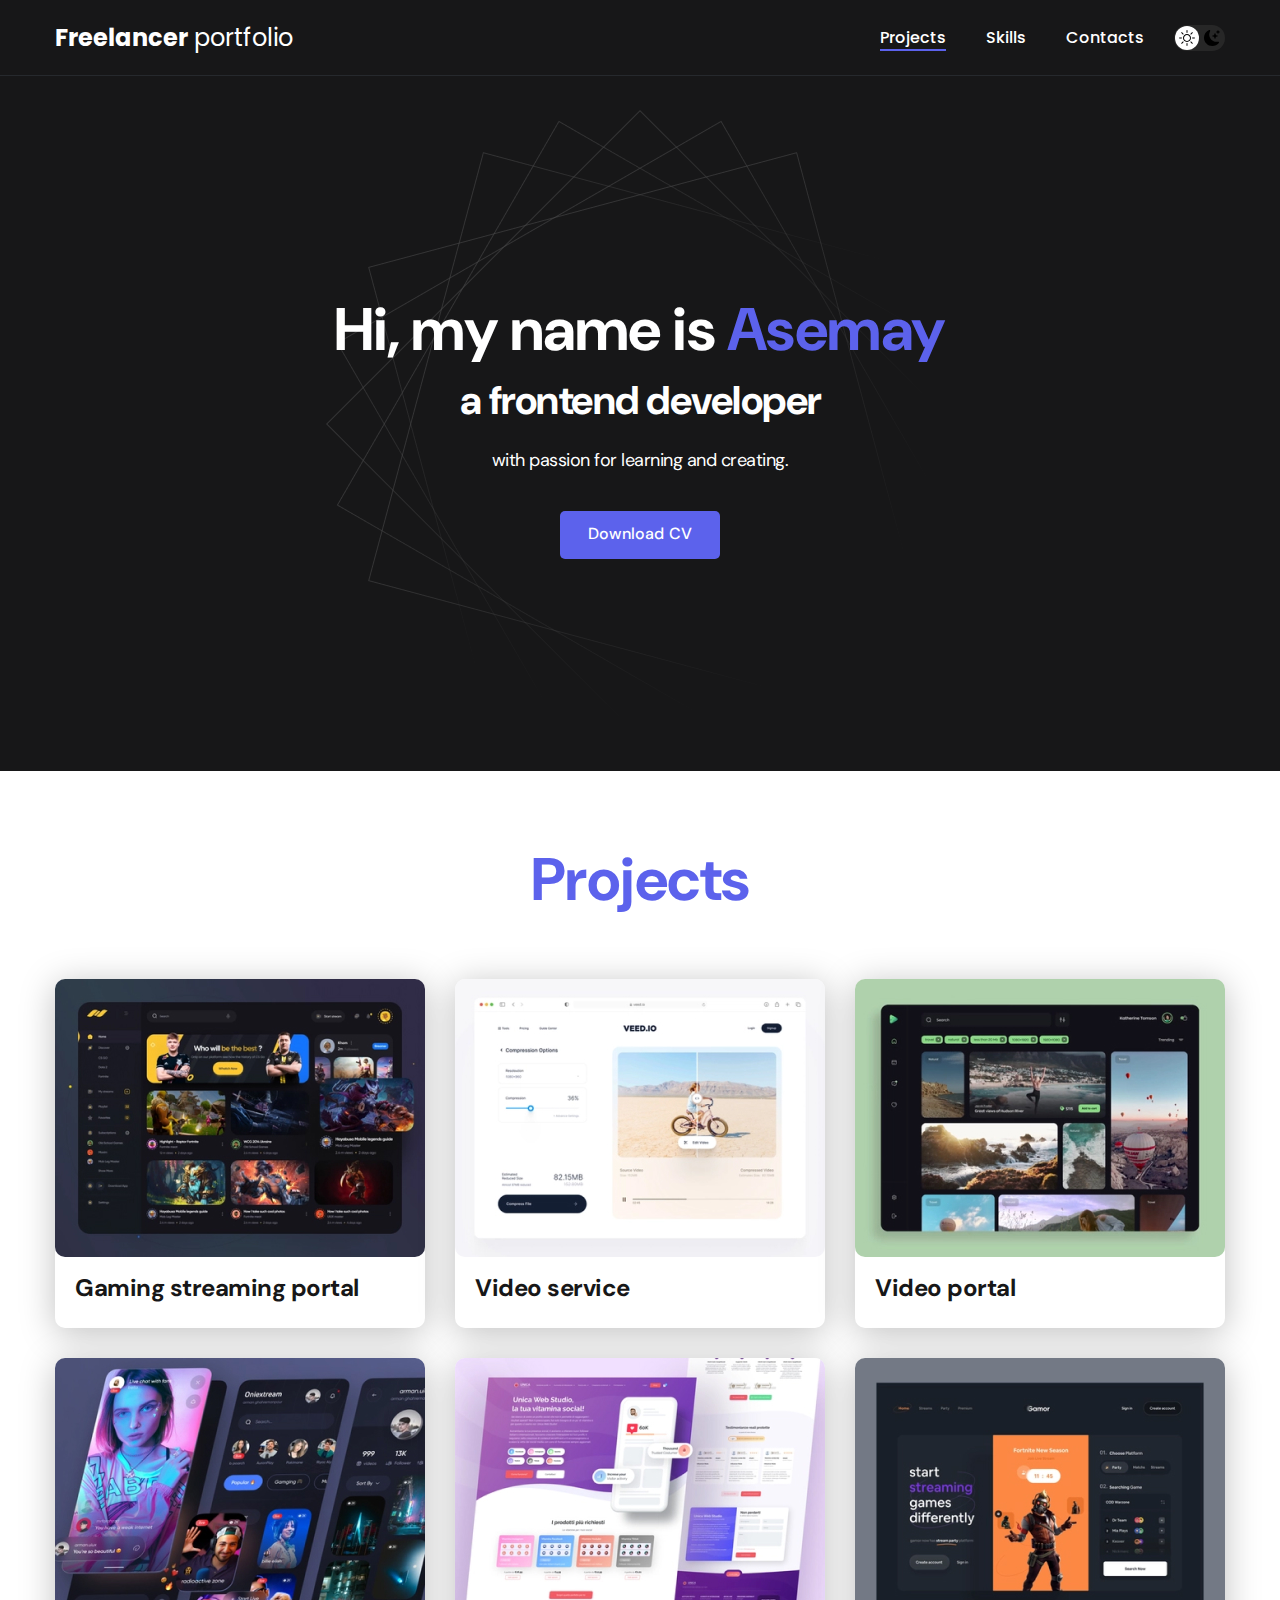
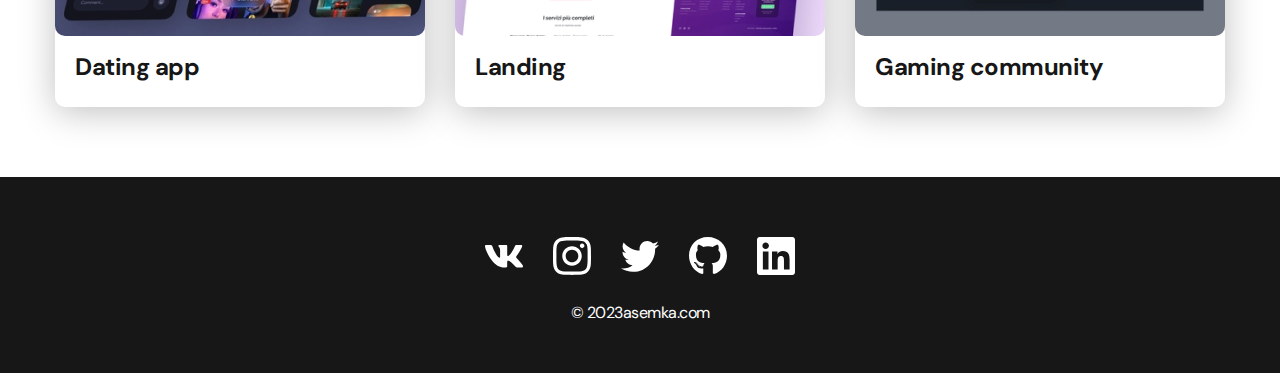
<file: index.html>
<!DOCTYPE html>
<html lang="en">
<head>
    <meta charset="UTF-8">
    <meta http-equiv="X-UA-Compatible" content="IE=edge">
    <meta name="viewport" content="width=device-width, initial-scale=1.0">
    <title>Satybaldina RK1</title>
    <link rel="stylesheet" href="./css/main.css">
</head>
<body>
    <nav class="nav">
        <div class="container">
            <div class="nav-row">
                <a href="./index.html" class="logo"><strong>Freelancer</strong> portfolio</a>

                <button class="dark-mode-btn">
                    <img src="./img/icons/sun.svg" alt="Light mode" class="dark-mode-btn__icon">
                    <img src="./img/icons/moon.svg" alt="Dark mode" class="dark-mode-btn__icon">
                </button>

                <ul class="nav-list">
                    <li class="nav-list__item"><a href="./index.html" class="nav-list__link nav-list__link--active">Projects</a></li>
                    <li class="nav-list__item"><a href="./skills.html" class="nav-list__link">Skills</a></li>
                    <li class="nav-list__item"><a href="./contacts.html" class="nav-list__link">Contacts</a></li>
                </ul>
            </div>
        </div>
    </nav>

    <header class="header">
        <div class="header__wrapper">
            <h1 class="header__title">
                <strong>Hi, my name is <em>Asemay</em></strong><br>
                a frontend developer
            </h1>
            <div class="header__text">
                <p>with passion for learning and creating.</p>
            </div>
            <a href="#!" class="btn">Download CV</a>
        </div>
    </header>

    <main class="section">
        <div class="container">
            <h2 class="title-1">Projects</h2>
            <ul class="projects">
                <li class="project">
                    <a href="./project-page.html">
                        <img src="./img/projects/01.jpg" alt="Project img" class="project__img">
                        <h3 class="project__title">Gaming streaming portal</h3>
                    </a>
                </li>
                <li class="project">
                    <a href="./project-page.html">
                        <img src="./img/projects/02.jpg" alt="Project img" class="project__img">
                        <h3 class="project__title">Video service</h3>
                    </a>
                </li>
                <li class="project">
                    <a href="./project-page.html">
                        <img src="./img/projects/03.jpg" alt="Project img" class="project__img">
                        <h3 class="project__title">Video portal</h3>
                    </a>
                </li>

                <li class="project">
                    <img src="./img/projects/04.jpg" alt="Project img" class="project__img">
                    <h3 class="project__title">Dating app</h3>
                </li>
                <li class="project">
                    <img src="./img/projects/05.jpg" alt="Project img" class="project__img">
                    <h3 class="project__title">Landing</h3>
                </li>
                <li class="project">
                    <img src="./img/projects/06.jpg" alt="Project img" class="project__img">
                    <h3 class="project__title">Gaming community</h3>
                </li>

            </ul>
        </div>
    </main>

    <footer class="footer">
        <div class="container">
            <div class="footer__wrapper">
                <ul class="social">
                    <li class="social__item"><a href="#!"><img src="./img/icons/vk.svg" alt="Link"></a></li>
                    <li class="social__item"><a href="#!"><img src="./img/icons/instagram.svg" alt="Link"></a></li>
                    <li class="social__item"><a href="#!"><img src="./img/icons/twitter.svg" alt="Link"></a></li>
                    <li class="social__item"><a href="#!"><img src="./img/icons/gitHub.svg" alt="Link"></a></li>
                    <li class="social__item"><a href="#!"><img src="./img/icons/linkedIn.svg" alt="Link"></a></li>
                </ul>
                <div class="copyright">
                    <p>© 2023asemka.com</p>
                </div>
            </div>
        </div>
    </footer>

    <script src="./js/main.js"></script>

</body>
</html>
</file>
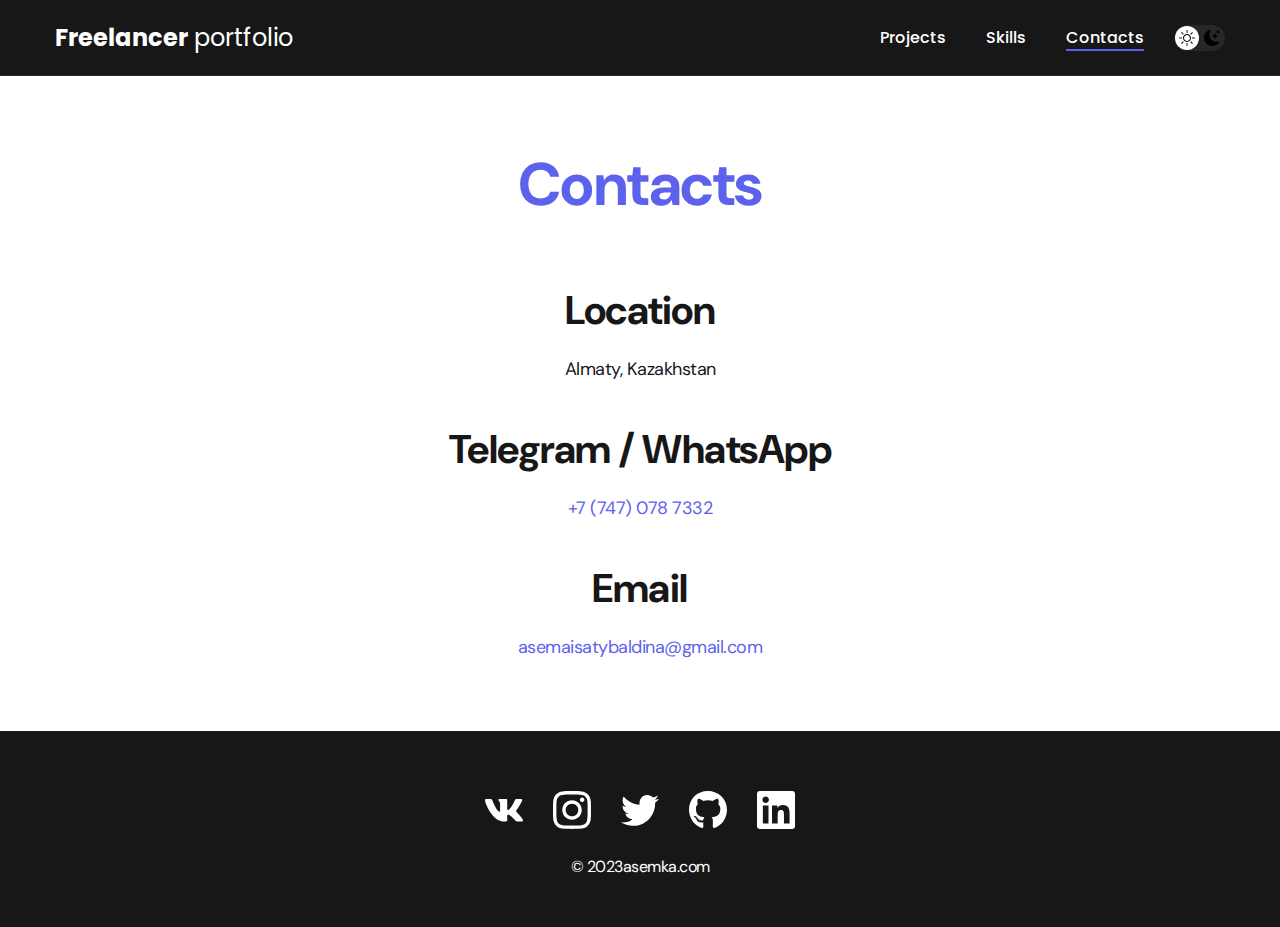
<file: contacts.html>
<!DOCTYPE html>
<html lang="en">
<head>
    <meta charset="UTF-8">
    <meta http-equiv="X-UA-Compatible" content="IE=edge">
    <meta name="viewport" content="width=device-width, initial-scale=1.0">
    <title>Freelancer portfolio</title>
    <link rel="stylesheet" href="./css/main.css">
</head>
<body>
    <nav class="nav">
        <div class="container">
            <div class="nav-row">
                <a href="./index.html" class="logo"><strong>Freelancer</strong> portfolio</a>

                <button class="dark-mode-btn">
                    <img src="./img/icons/sun.svg" alt="Light mode" class="dark-mode-btn__icon">
                    <img src="./img/icons/moon.svg" alt="Dark mode" class="dark-mode-btn__icon">
                </button>
                
                <ul class="nav-list">
                    <li class="nav-list__item"><a href="./index.html" class="nav-list__link">Projects</a></li>
                    <li class="nav-list__item"><a href="./skills.html" class="nav-list__link">Skills</a></li>
                    <li class="nav-list__item"><a href="./contacts.html" class="nav-list__link nav-list__link--active">Contacts</a></li>
                </ul>
            </div>
        </div>
    </nav>

    <main class="section">
        <div class="container">
                <h1 class="title-1">Contacts</h1>

                <ul class="content-list">
                    <li class="content-list__item">
                        <h2 class="title-2">Location</h2>
                        <p>Almaty, Kazakhstan</p>
                    </li>
                    <li class="content-list__item">
                        <h2 class="title-2">Telegram / WhatsApp</h2>
                        <p><a href="tel:+77470787332">+7 (747) 078 7332</a></p>
                    </li>
                    <li class="content-list__item">
                        <h2 class="title-2">Email</h2>
                        <p><a href="mailto:asemaisatybaldina@gmail.com">asemaisatybaldina@gmail.com</a></p>
                    </li>
                </ul>

        </div>
    </main>

    <footer class="footer">
        <div class="container">
            <div class="footer__wrapper">
                <ul class="social">
                    <li class="social__item"><a href="#!"><img src="./img/icons/vk.svg" alt="Link"></a></li>
                    <li class="social__item"><a href="#!"><img src="./img/icons/instagram.svg" alt="Link"></a></li>
                    <li class="social__item"><a href="#!"><img src="./img/icons/twitter.svg" alt="Link"></a></li>
                    <li class="social__item"><a href="#!"><img src="./img/icons/gitHub.svg" alt="Link"></a></li>
                    <li class="social__item"><a href="#!"><img src="./img/icons/linkedIn.svg" alt="Link"></a></li>
                </ul>
                <div class="copyright">
                    <p>© 2023asemka.com</p>
                </div>
            </div>
        </div>
    </footer>

    <script src="./js/main.js"></script>

</body>
</html>
</file>
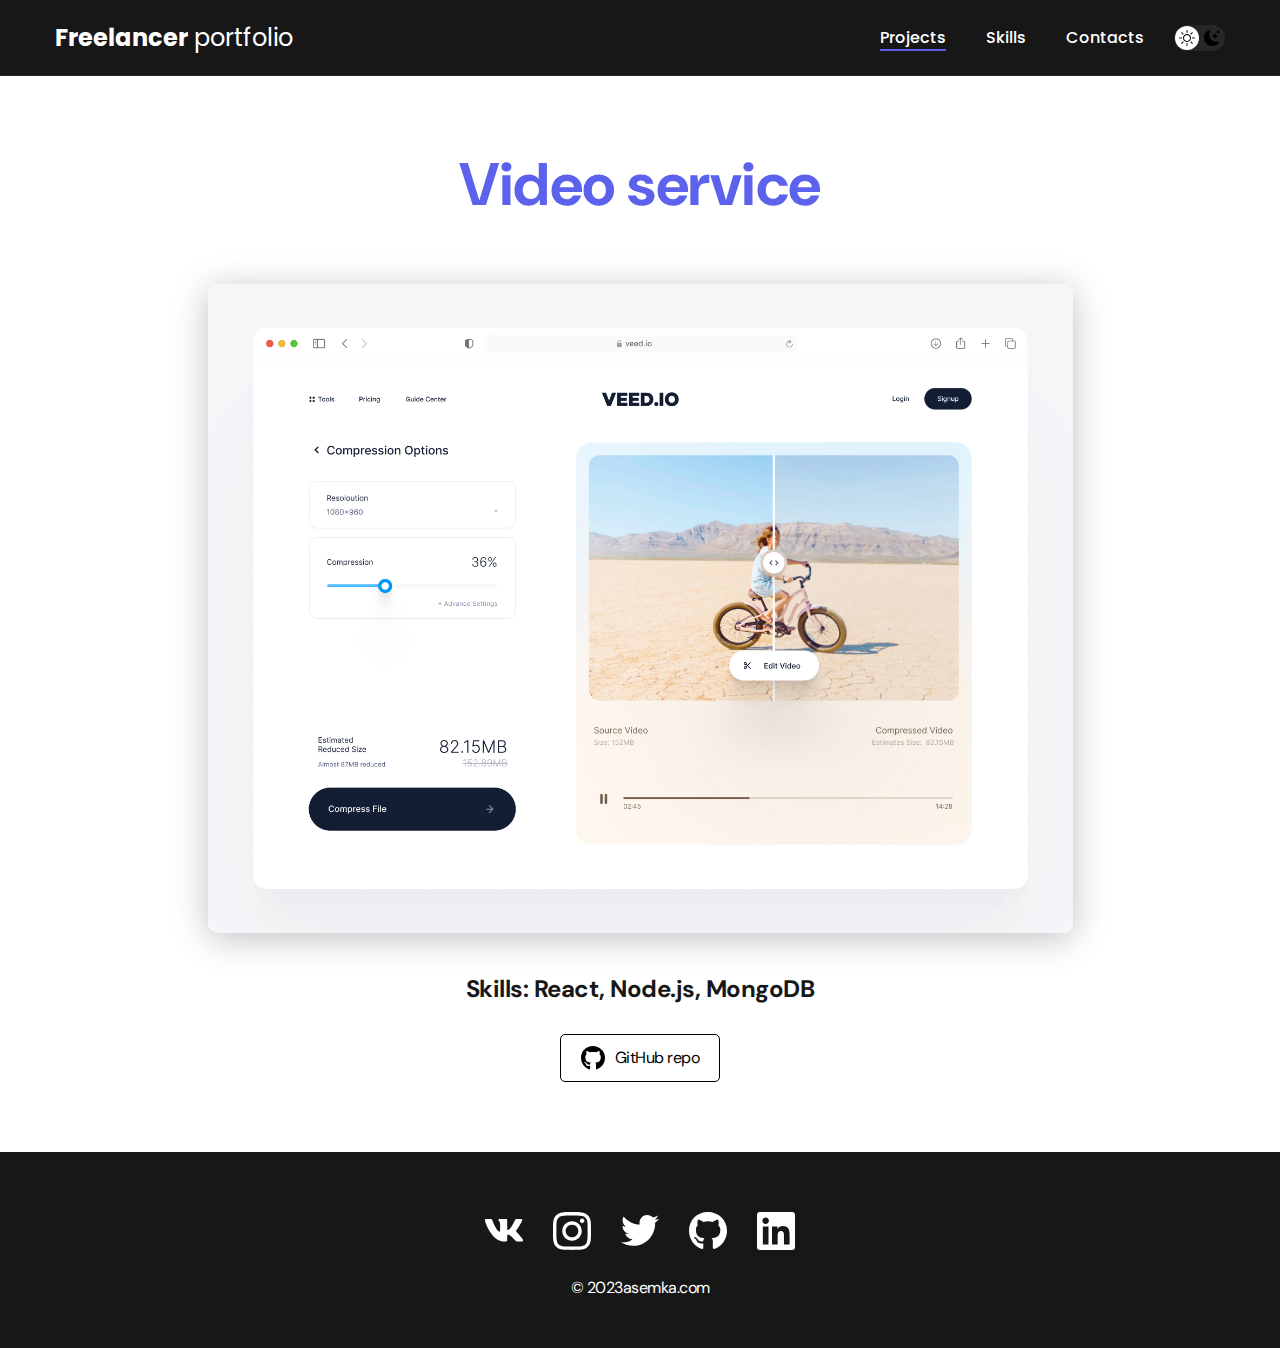
<file: project-page.html>
<!DOCTYPE html>
<html lang="en">
<head>
    <meta charset="UTF-8">
    <meta http-equiv="X-UA-Compatible" content="IE=edge">
    <meta name="viewport" content="width=device-width, initial-scale=1.0">
    <title>Freelancer portfolio</title>
    <link rel="stylesheet" href="./css/main.css">
</head>
<body>
    <nav class="nav">
        <div class="container">
            <div class="nav-row">
                <a href="./index.html" class="logo"><strong>Freelancer</strong> portfolio</a>

                <button class="dark-mode-btn">
                    <img src="./img/icons/sun.svg" alt="Light mode" class="dark-mode-btn__icon">
                    <img src="./img/icons/moon.svg" alt="Dark mode" class="dark-mode-btn__icon">
                </button>

                <ul class="nav-list">
                    <li class="nav-list__item"><a href="./index.html" class="nav-list__link nav-list__link--active">Projects</a></li>
                    <li class="nav-list__item"><a href="./skills.html" class="nav-list__link">Skills</a></li>
                    <li class="nav-list__item"><a href="./contacts.html" class="nav-list__link">Contacts</a></li>
                </ul>
            </div>
        </div>
    </nav>

    <main class="section">
        <div class="container">
            <div class="project-details">

                <h1 class="title-1">Video service</h1>

                <img src="./img/projects/02-big.jpg" alt="" class="project-details__cover">

                <div class="project-details__desc">
                    <p>Skills: React, Node.js, MongoDB</p>
                </div>

                <a href="#!" class="btn-outline">
                    <img src="./img/icons/gitHub-black.svg" alt="">
                    GitHub repo
                </a>

            </div>
        </div>
    </main>

    <footer class="footer">
        <div class="container">
            <div class="footer__wrapper">
                <ul class="social">
                    <li class="social__item"><a href="#!"><img src="./img/icons/vk.svg" alt="Link"></a></li>
                    <li class="social__item"><a href="#!"><img src="./img/icons/instagram.svg" alt="Link"></a></li>
                    <li class="social__item"><a href="#!"><img src="./img/icons/twitter.svg" alt="Link"></a></li>
                    <li class="social__item"><a href="#!"><img src="./img/icons/gitHub.svg" alt="Link"></a></li>
                    <li class="social__item"><a href="#!"><img src="./img/icons/linkedIn.svg" alt="Link"></a></li>
                </ul>
                <div class="copyright">
                    <p>© 2023asemka.com</p>
            
                </div>
            </div>
        </div>
    </footer>

    <script src="./js/main.js"></script>

</body>
</html>
</file>
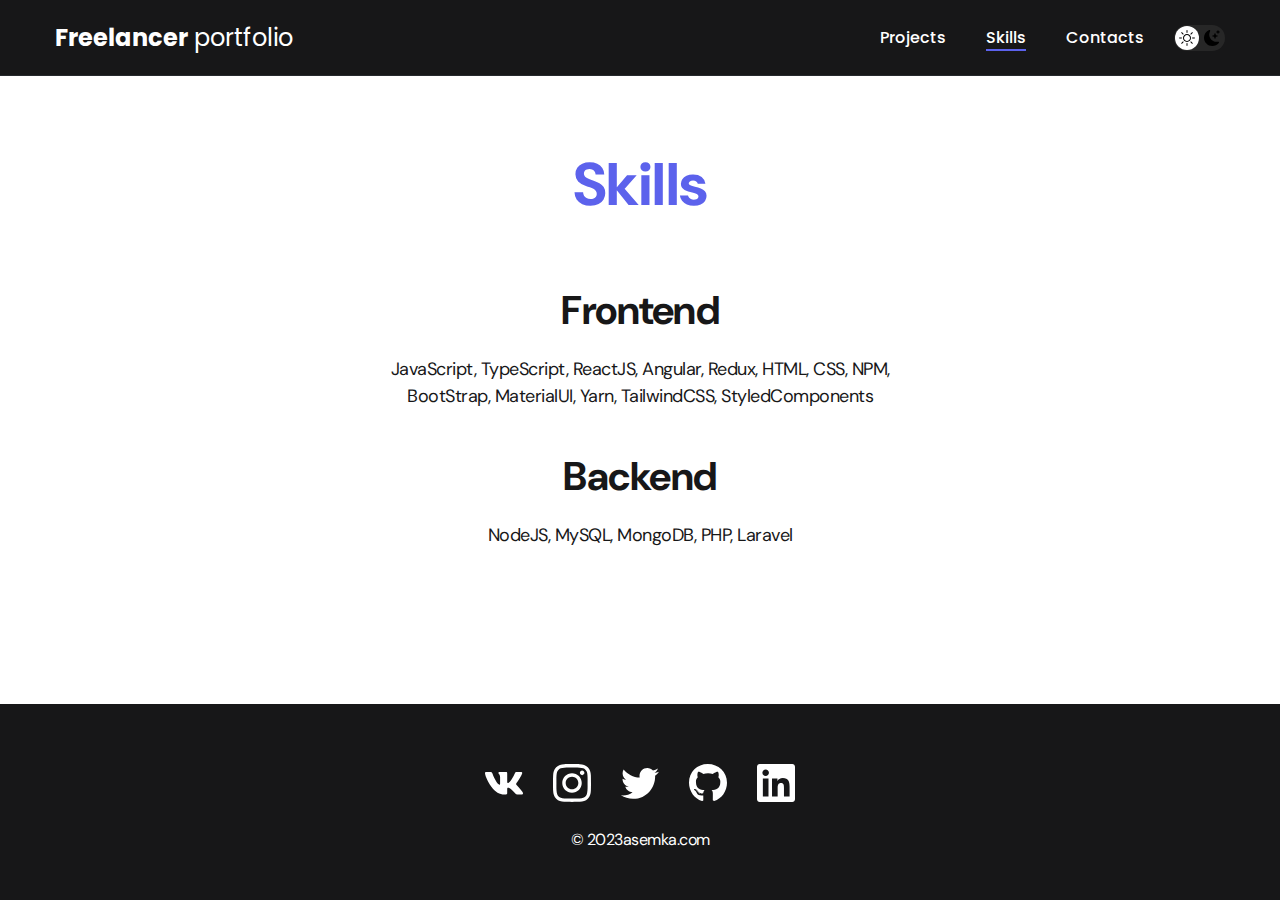
<file: skills.html>
<!DOCTYPE html>
<html lang="en">
<head>
    <meta charset="UTF-8">
    <meta http-equiv="X-UA-Compatible" content="IE=edge">
    <meta name="viewport" content="width=device-width, initial-scale=1.0">
    <title>Freelancer portfolio</title>
    <link rel="stylesheet" href="./css/main.css">
</head>
<body>
    <nav class="nav">
        <div class="container">
            <div class="nav-row">
                <a href="./index.html" class="logo"><strong>Freelancer</strong> portfolio</a>

                <button class="dark-mode-btn">
                    <img src="./img/icons/sun.svg" alt="Light mode" class="dark-mode-btn__icon">
                    <img src="./img/icons/moon.svg" alt="Dark mode" class="dark-mode-btn__icon">
                </button>

                <ul class="nav-list">
                    <li class="nav-list__item"><a href="./index.html" class="nav-list__link">Projects</a></li>
                    <li class="nav-list__item"><a href="./skills.html" class="nav-list__link nav-list__link--active">Skills</a></li>
                    <li class="nav-list__item"><a href="./contacts.html" class="nav-list__link">Contacts</a></li>
                </ul>
            </div>
        </div>
    </nav>

    <main class="section">
        <div class="container">
                <h1 class="title-1">Skills</h1>

                <ul class="content-list">
                    <li class="content-list__item">
                        <h2 class="title-2">Frontend</h2>
                        <p>JavaScript, TypeScript, ReactJS, Angular, Redux, HTML, CSS, NPM, BootStrap, MaterialUI, Yarn, TailwindCSS, StyledComponents</p>
                    </li>
                    <li class="content-list__item">
                        <h2 class="title-2">Backend</h2>
                        <p>NodeJS, MySQL, MongoDB, PHP, Laravel</p>
                    </li>
                </ul>

        </div>
    </main>

    <footer class="footer">
        <div class="container">
            <div class="footer__wrapper">
                <ul class="social">
                    <li class="social__item"><a href="#!"><img src="./img/icons/vk.svg" alt="Link"></a></li>
                    <li class="social__item"><a href="#!"><img src="./img/icons/instagram.svg" alt="Link"></a></li>
                    <li class="social__item"><a href="#!"><img src="./img/icons/twitter.svg" alt="Link"></a></li>
                    <li class="social__item"><a href="#!"><img src="./img/icons/gitHub.svg" alt="Link"></a></li>
                    <li class="social__item"><a href="#!"><img src="./img/icons/linkedIn.svg" alt="Link"></a></li>
                </ul>
                <div class="copyright">
                    <p>© 2023asemka.com</p>
                </div>
            </div>
        </div>
    </footer>

    <script src="./js/main.js"></script>

</body>
</html>
</file>
<file: css/main.css>
@import "./reset.css";
@import url('https://fonts.googleapis.com/css2?family=DM+Sans:wght@400;500;700&family=Poppins:wght@400;500;700&display=swap');

/*
font-family: 'DM Sans', sans-serif;
font-family: 'Poppins', sans-serif;
*/

/* * {
    border: 1px solid red;
} */

:root {
    --blackpure: #000;
    --black: #171718;
    --black-border: #26292D;
    --white: #fff;
    --purple: #5C62EC;

    --text-color: var(--black);

    --dark-bg: var(--black);
    --dark-border: var(--black-border);
    --header-text: var(--white);
    --accent: var(--purple);

    /* Light mode */
    --page-bg: var(--white);
    --text-color: var(--black);

    --title-1: var(--accent);

    --project-card-bg: var(--white);
    --project-card-text: var(--black);
    --box-shadow: 0px 5px 35px rgba(0, 0, 0, 0.25);
}

.dark {
     /* Dark mode */
    --page-bg: #252526;
    --text-color: var(--white);

    --title-1: var(--white);

    --project-card-bg: var(--black);
    --project-card-text: var(--white);
    --box-shadow: 0px 5px 35px rgba(0, 0, 0, 0.8);
}

html, body {
    display: flex;
    flex-direction: column;
    min-height: 100vh;

    font-family: 'DM Sans', sans-serif;
    letter-spacing: -0.5px;

    /* Light mode */
    background-color: var(--page-bg);
    color: var(--text-color);
}

/* General */

.container {
    margin: 0 auto;
    padding: 0 15px;
    max-width: 1200px;
}

.none {
    display: none !important;
}

.section {
    padding: 70px 0;
}

.title-1 {
    margin-bottom: 60px;

    font-size: 60px;
    font-weight: 700;
    line-height: 1.3;
    color: var(--title-1);
    text-align: center;
}

.title-2 {
    margin-bottom: 20px;

    font-size: 40px;
    font-weight: 700;
    line-height: 1.3;
}

/* Nav */

.nav {
    padding: 20px 0;
    border-bottom: 1px solid var(--dark-border);
    background-color: var(--dark-bg);
    color: var(--header-text);
    letter-spacing: normal;
}

.nav-row {
    display: flex;
    justify-content: flex-end;
    align-items: center;
    column-gap: 30px;
    row-gap: 20px;
    flex-wrap: wrap;
}

.logo {
    margin-right: auto;
    color: var(--header-text);
    font-size: 24px;
    font-family: 'Poppins', sans-serif;
}

.logo strong {
    font-weight: 700;
}

.nav-list {
    display: flex;
    flex-wrap: wrap;
    row-gap: 10px;
    align-items: center;
    column-gap: 40px;
    font-size: 16px;
    font-weight: 500;
    font-family: 'Poppins', sans-serif;
}

.nav-list__link {
    color: var(--header-text);
    transition: opacity 0.2s ease-in;
}

.nav-list__link:hover {
    opacity: 0.8;
}

.nav-list__link--active {
    position: relative;
}

.nav-list__link--active::before {
    content: "";

    position: absolute;
    left: 0;
    top: 100%;

    display: block;
    height: 2px;
    width: 100%;
    background-color: var(--accent);
}

/* Dark mode btn */

.dark-mode-btn {
    order: 9;

    position: relative;
    display: flex;
    justify-content: space-between;

    width: 51px;
    height: 26px;
    padding: 5px;

    border-radius: 50px;
    background-color: #272727;
}

.dark-mode-btn::before {
    content: "";

    position: absolute;
    top: 1px;
    left: 1px;

    display: block;
    width: 24px;
    height: 24px;

    border-radius: 50%;
    background-color: var(--white);

    transition: left 0.2s ease-in;
}

.dark-mode-btn--active::before {
    left: 26px;
}

.dark-mode-btn__icon {
    position: relative;
    z-index: 9;
}

/* Header */

.header {
    padding: 40px 0;
    min-height: 695px;

    display: flex;
    justify-content: center;
    align-items: center;

    background-color: var(--dark-bg);
    background-image: url('./../img/header-bg.png');
    background-repeat: no-repeat;
    background-size: auto;
    background-position: center center;

    color: var(--header-text);
    text-align: center;
}

.header__wrapper {
    padding: 0 15px;
    max-width: 660px;
}

.header__title {
    margin-bottom: 20px;
    font-size: 40px;
    font-weight: 700;
    line-height: 1.4;
}

.header__title strong {
    font-size: 60px;
    font-weight: 700;
}

.header__title em {
    font-style: normal;
    color: var(--accent);
}

.header__text {
    margin-bottom: 40px;
    font-size: 18px;
    line-height: 1.333;
}

.header__text p + p{
    margin-top: 0.5em;
}

/* Btn */

.btn {
    display: inline-block;
    height: 48px;
    padding: 12px 28px;

    border-radius: 5px;
    background-color: var(--accent);
    color: var(--white);
    letter-spacing: 0.15px;
    font-size: 16px;
    font-weight: 500;

    transition: opacity 0.2s ease-in;
}

.btn:hover {
    opacity: 0.8;
}

.btn:active {
    position: relative;
    top: 1px;
}

/* Btn outline */

.btn-outline {
    display: flex;
    column-gap: 10px;
    align-items: center;

    height: 48px;
    padding: 12px 20px;

    border-radius: 5px;
    border: 1px solid var(--blackpure);
    background-color: var(--white);
    color: var(--blackpure);

    transition: opacity 0.2s ease-in;
}

.btn-outline:hover {
    opacity: 0.8;
}

.btn-outline:active {
    position: relative;
    top: 1px;
}

/* Projects  */

.projects {
    display: flex;
    justify-content: center;
    flex-wrap: wrap;
    column-gap: 30px;
    row-gap: 30px;
}

.project {
    max-width: 370px;
    background-color: var(--project-card-bg);
    box-shadow: var(--box-shadow);
    border-radius: 10px;
}

.project__img {
    border-radius: 10px;
}

.project__title {
    padding: 15px 20px 25px;
    font-weight: 700;
    font-size: 24px;
    line-height: 1.3;
    color: var(--project-card-text);
}

/* Project details */

.project-details {
    margin: 0 auto;
    max-width: 865px;

    display: flex;
    flex-direction: column;
    align-items: center;

    text-align: center;
}

.project-details__cover {
    max-width: 100%;
    margin-bottom: 40px;

    box-shadow: 0px 5px 35px rgba(0, 0, 0, 0.25);
    border-radius: 10px;
}

.project-details__desc {
    margin-bottom: 30px;

    font-weight: 700;
    font-size: 24px;
    line-height: 1.3;
}

/* Content list */

.content-list {
    margin: 0 auto;
    max-width: 570px;
    display: flex;
    flex-direction: column;
    align-items: center;
    row-gap: 40px;
    text-align: center;
}

.content-list a {
    color: var(--accent);
}

.content-list__item {
    font-size: 18px;
    line-height: 1.5;
}

.content-list__item p + p {
    margin-top: 0.5em;
}

/* Footer */

.footer {
    margin-top: auto;
    padding: 60px 0 50px;
    background-color: var(--dark-bg);
    color: var(--header-text);
}

.footer__wrapper {
    display: flex;
    flex-direction: column;
    align-items: center;
    row-gap: 27px;
}

.social {
    display: flex;
    column-gap: 30px;
    align-items: center;
}

.copyright {
    font-size: 16px;
}

.copyright p + p {
    margin-top: 0.5em;
}

@media (max-width: 620px) {

    /* Header  */

    .header {
        min-height: unset;
    }

    .header__title {
        font-size: 30px;
    }

    .header__title strong {
        font-size: 40px;
    }

    /* Nav */

    .nav-row {
        justify-content: space-between;
    }

    .dark-mode-btn {
        order: 0;
    }

    /* General */

    .section {
        padding: 40px 0;
    }

    .title-1 {
        margin-bottom: 30px;
        font-size: 40px;
    }

    .title-2 {
        margin-bottom: 10px;
        font-size: 30px;
    }

    /* Projects */

    .project__title {
        font-size: 22px;
    }

    /* Project page */

    .project-details__desc {
        margin-bottom: 20px;
        font-size: 22px;
    }

    /* Content List */

    .content-list {
        row-gap: 20px;
    }

    .content-list__item {
        font-size: 16px;
    }

    /* Footer */

    .footer {
        padding: 40px 0 30px;
    }

    .footer__wrapper {
        row-gap: 20px;
    }

    /* Social */

    .social {
        column-gap: 20px;
    }

    .social__item {
        width: 28px;
    }

}
</file>
